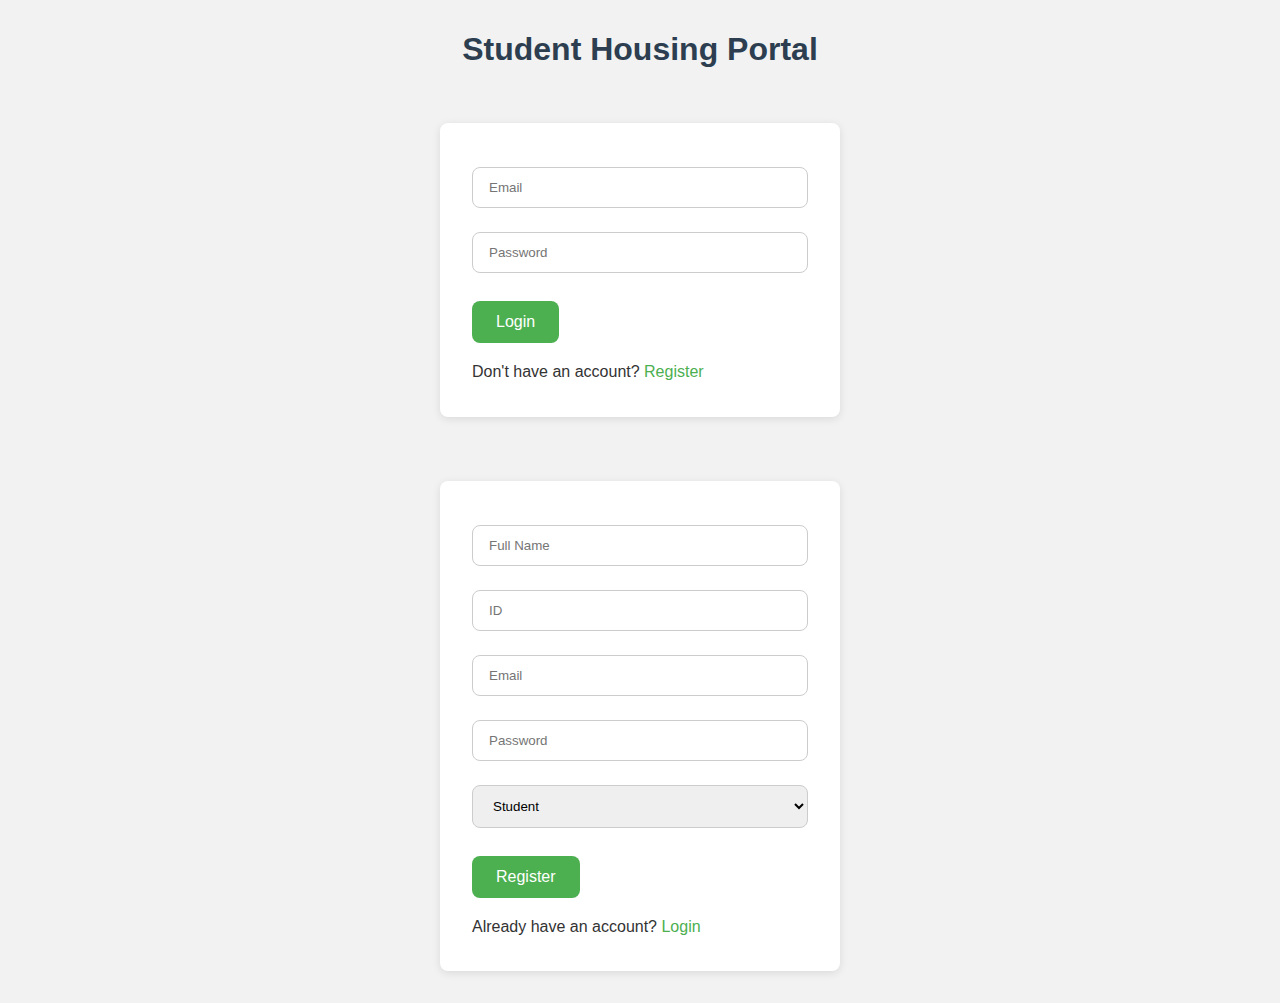
<file: index.html>
<!DOCTYPE html>
<html lang="en">
<head>
  <meta charset="UTF-8" />
  <title>Student Housing - Login</title>
  <link rel="stylesheet" href="css/style.css" />
</head>
<body>
  <h2>Student Housing Portal</h2>
  <div class="form-container">
    <input type="email" id="email" placeholder="Email" />
    <input type="password" id="password" placeholder="Password" />
    <button onclick="login()">Login</button>
    <p>Don't have an account? <a href="#" onclick="showRegister()">Register</a></p>
  </div>

  <div id="register-form" class="form-container hidden">
    <input type="text" id="name" placeholder="Full Name" />
    <input type="text" id="studentId" placeholder="ID" />
    <input type="email" id="regEmail" placeholder="Email" />
    <input type="password" id="regPassword" placeholder="Password" />
    <select id="regRole">
      <option value="student" selected>Student</option>
      <option value="admin">Admin</option>
    </select>
    <button onclick="register()">Register</button>
    <p>Already have an account? <a href="#" onclick="showLogin()">Login</a></p>
  </div>

  <script src="javascript/script.js"></script>
</body>
</html>
</file>
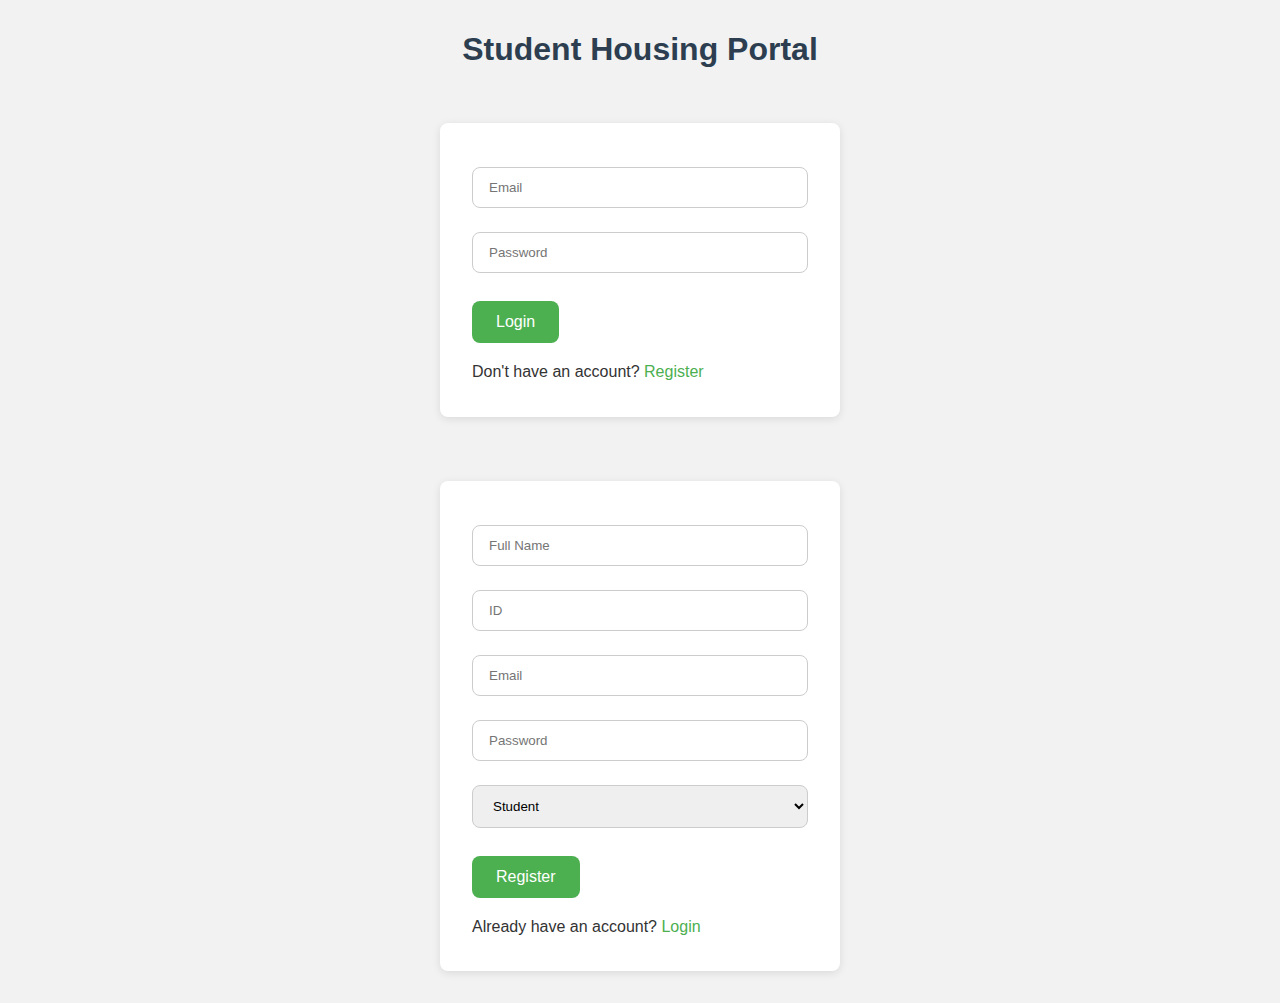
<file: admin-applications.html>
<!DOCTYPE html>
<html lang="en">
<head>
  <meta charset="UTF-8" />
  <title>Admin - Applications</title>
  <link rel="stylesheet" href="css/style.css" />
</head>
<body>
  <nav class="navbar">
    <div class="nav-left">
      <h2>Admin Dashboard</h2>
    </div>
    <div class="nav-right">
      <a href="/admin-applications.html">Applications</a>
      <a href="/admin-rooms.html">Room Management</a>
      <span id="currentUserInfo"></span>
      <button onclick="logout()">Logout</button>
    </div>
  </nav>

  <div class="container">
    <h2>Student Applications</h2>

    <!-- Search bar -->
    <input type="text" id="searchInput" placeholder="Search by student email..." oninput="filterApplications()">

    <!-- Application list -->
    <table class="app-table">
      <thead>
        <tr>
          <th>Student Email</th>
          <th>Hostel</th>
          <th>Room Type</th>
          <th>Status</th>
          <th>Actions</th>
        </tr>
      </thead>
      <tbody id="adminApplications"></tbody>
    </table>
  </div>
  <script src="javascript/script.js"></script>
</body>
</html>
</file>
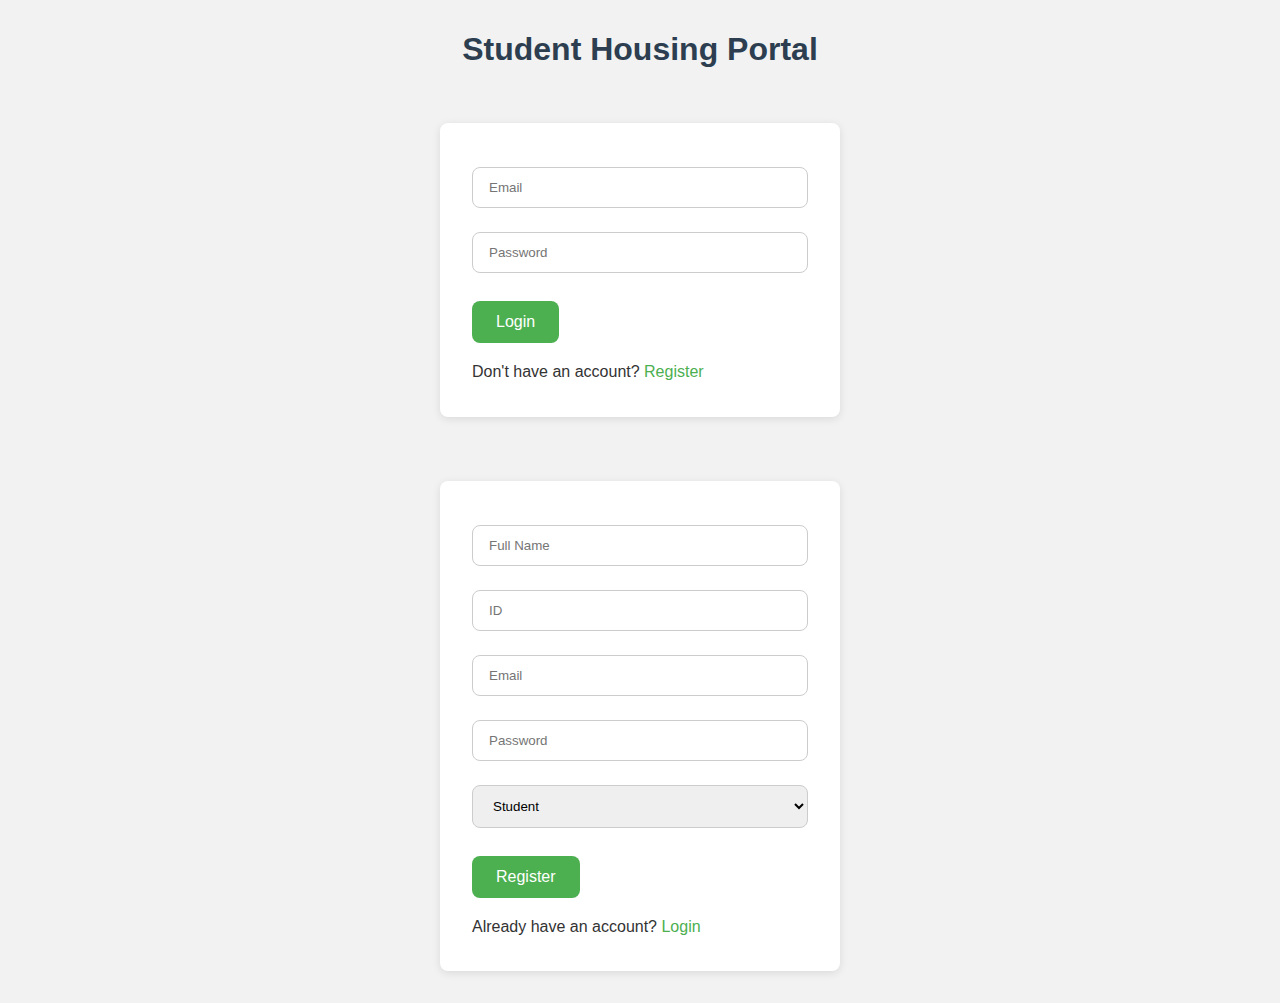
<file: admin-rooms.html>
<!DOCTYPE html>
<html lang="en">
<head>
  <meta charset="UTF-8">
  <meta name="viewport" content="width=device-width, initial-scale=1.0">
  <title>Admin - Rooms</title>
  <link rel="stylesheet" href="css/style.css" />
</head>
<body>
  <nav class="navbar">
    <div class="nav-left">
      <h2>Admin Dashboard</h2>
    </div>
    <div class="nav-right">
      <a href="/admin-applications.html">Applications</a>
      <a href="/admin-rooms.html">Room Management</a>
      <span id="currentUserInfo"></span>
      <button onclick="logout()">Logout</button>
    </div>
  </nav>

  <h3>Manage Hostels & Rooms</h3>
  <form id="hostelForm">
    <input type="text" id="hostelName" placeholder="Hostel Name" required />
    <input type="text" id="hostelDesc" placeholder="Description" required />
    <input type="text" id="hostelImage" placeholder="Image URL" required />
    <select id="hostelType">
      <option value="Single">Single</option>
      <option value="Double">Double</option>
      <option value="Quad">Quad</option>
    </select>
    <input type="number" id="hostelCap" placeholder="Capacity" required />
    <button type="submit">Add Room</button>
  </form>
  <div id="hostelList" class="room-grid"></div>

  <script src="javascript/script.js"></script>
</body>
</html>
</file>
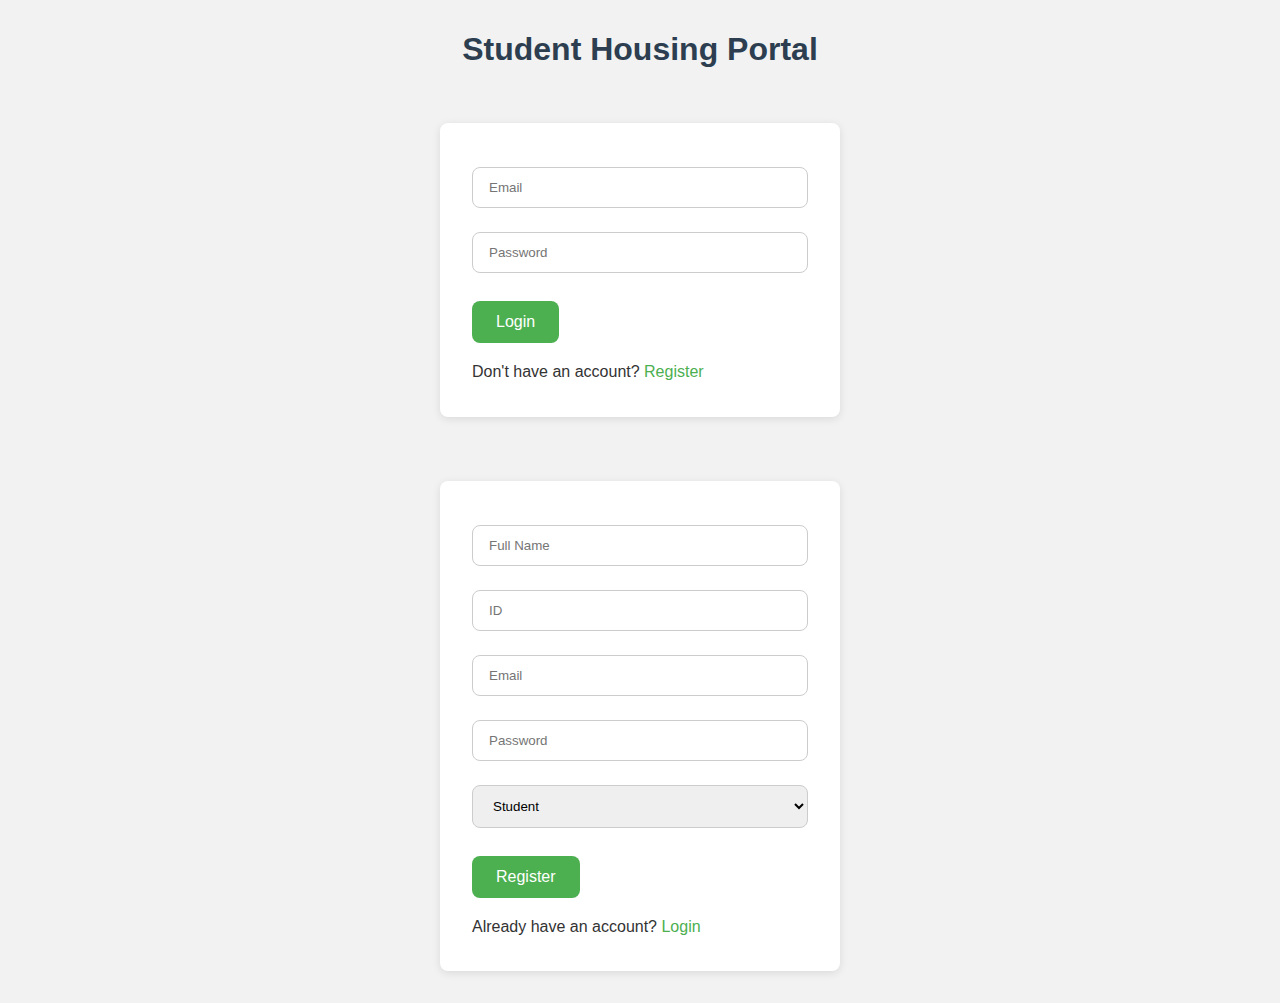
<file: apply.html>
<!DOCTYPE html>
<html lang="en">
<head>
  <meta charset="UTF-8" />
  <meta name="viewport" content="width=device-width, initial-scale=1.0"/>
  <title>Apply for Housing</title>
  <link rel="stylesheet" href="css/style.css" />
</head>
<body>
  <nav class="navbar">
    <div class="nav-left">
      <h2>Student Housing System</h2>
    </div>
    <div class="nav-right">
      <a href="/dashboard.html">Dashboard</a>
      <button onclick="logout()">Logout</button>
    </div>
  </nav>
  <h2>Select a Room to Apply</h2>
  <div id="hostelContainer" class="room-grid"></div>

  <script src="javascript/script.js"></script>
</body>
</html>
</file>
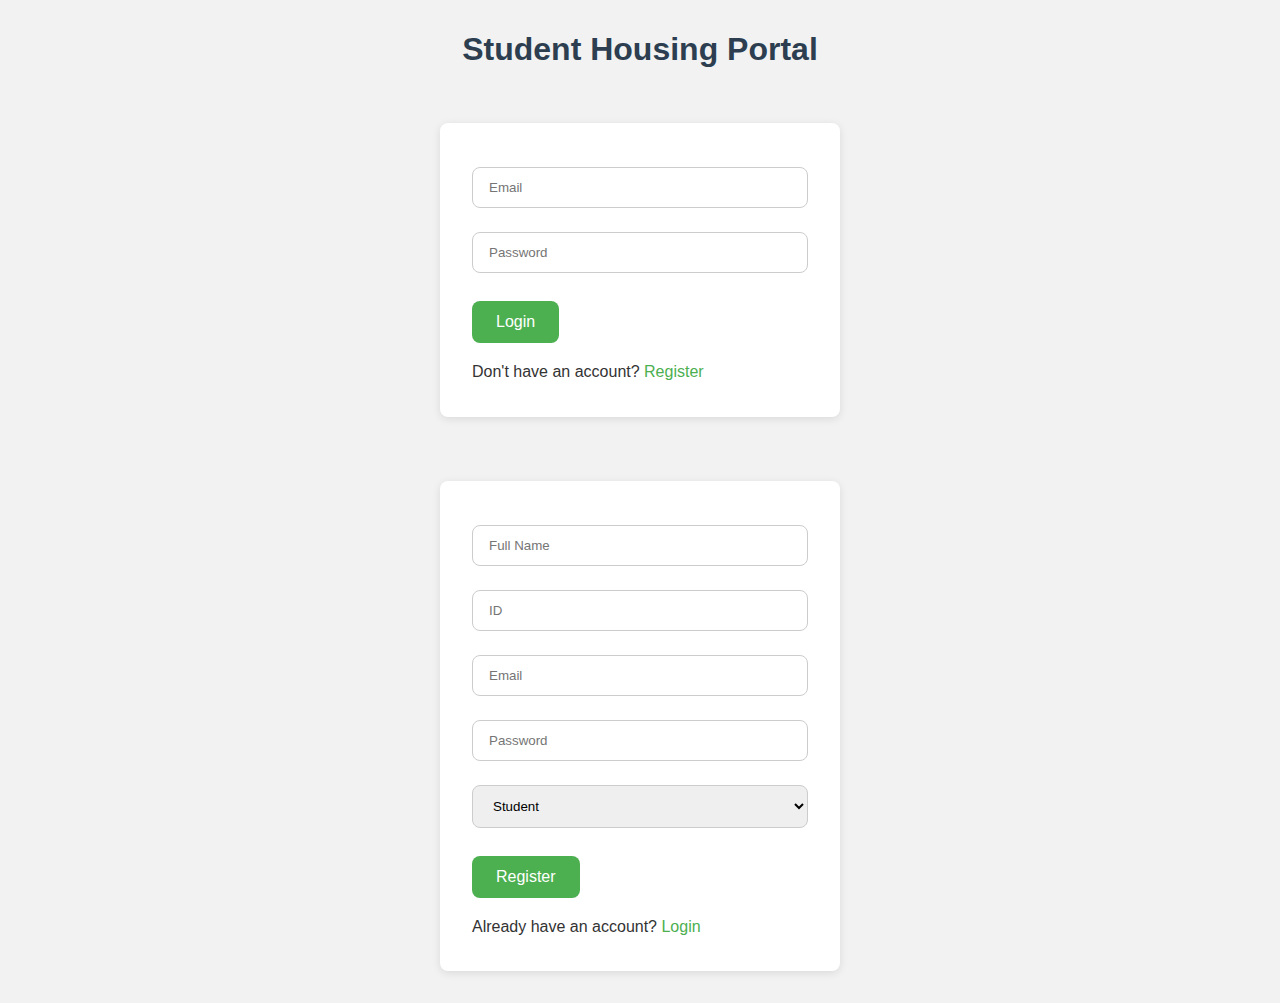
<file: dashboard.html>
<!DOCTYPE html>
<html lang="en">
<head>
  <meta charset="UTF-8" />
  <title>Student Dashboard</title>
  <link rel="stylesheet" href="css/style.css" />
</head>
<body>
  <nav class="navbar">
    <div class="nav-left">
      <h2>Student Housing System</h2>
    </div>
    <div class="nav-right">
      <button onclick="logout()">Logout</button>
    </div>
  </nav>

  <div class="container">
    <h2>Welcome, <span id="dashboardName"></span> 👋</h2>

    <div id="dashboardContent" class="dashboard-card"></div>
  </div>
  <script src="javascript/script.js"></script>
</body>
</html>
</file>
<file: css/style.css>
:root {
  --primary-color: #4CAF50;
  --secondary-color: #2c3e50;
  --background-color: #f2f2f2;
  --card-bg-color: #ffffff;
  --text-color: #333333;
  --font-family: 'Roboto', sans-serif;
  --border-radius: 8px;
  --transition-duration: 0.3s;
}

* {
  box-sizing: border-box;
  margin: 0;
  padding: 0;
}

body {
  font-family: var(--font-family);
  background-color: var(--background-color);
  color: var(--text-color);
  line-height: 1.6;
  min-height: 100vh;
  display: flex;
  flex-direction: column;
}

h2, h3, h4 {
  color: var(--secondary-color);
  margin-bottom: 1rem;
}
h2 {
  text-align: center;
  font-size: 2rem;
  margin-top: 1.5rem;
}

.container {
  width: 90%;
  max-width: 1200px;
  margin: 2rem auto;
  flex: 1;
}

.form-container {
  background-color: var(--card-bg-color);
  padding: 2rem;
  border-radius: var(--border-radius);
  box-shadow: 0 2px 8px rgba(0,0,0,0.1);
  max-width: 400px;
  margin: 2rem auto;
  transition: box-shadow var(--transition-duration);
}
.form-container:hover {
  box-shadow: 0 4px 16px rgba(0,0,0,0.15);
}

input[type="text"],
input[type="email"],
input[type="password"],
select {
  width: 100%;
  padding: 0.75rem 1rem;
  margin: 0.75rem 0;
  border: 1px solid #ccc;
  border-radius: var(--border-radius);
  transition: border-color var(--transition-duration), box-shadow var(--transition-duration);
}
input:focus, select:focus {
  outline: none;
  border-color: var(--primary-color);
  box-shadow: 0 0 5px rgba(76, 175, 80, 0.5);
}

button {
  display: inline-block;
  background-color: var(--primary-color);
  color: #fff;
  border: none;
  padding: 0.75rem 1.5rem;
  margin: 1rem 0;
  border-radius: var(--border-radius);
  cursor: pointer;
  font-size: 1rem;
  transition: background-color var(--transition-duration), transform var(--transition-duration);
}
button:hover {
  background-color: #45a049;
  transform: translateY(-2px);
}

a {
  color: var(--primary-color);
  text-decoration: none;
  transition: text-decoration var(--transition-duration);
}
a:hover {
  text-decoration: underline;
}

.navbar {
  background-color: var(--secondary-color);
  color: #fff;
  padding: 1rem 2rem;
  display: flex;
  justify-content: space-between;
  align-items: center;
}
.navbar a {
  color: #fff;
  margin: 0 1rem;
  font-weight: 500;
  transition: opacity var(--transition-duration);
}
.navbar a:hover {
  opacity: 0.8;
}

.room-grid {
  display: grid;
  grid-template-columns: repeat(auto-fit, minmax(250px, 1fr));
  gap: 1.5rem;
  margin-top: 2rem;
}

.room-card {
  background-color: var(--card-bg-color);
  border-radius: var(--border-radius);
  overflow: hidden;
  box-shadow: 0 2px 8px rgba(0,0,0,0.1);
  transition: box-shadow var(--transition-duration), transform var(--transition-duration);
}
.room-card:hover {
  transform: translateY(-5px);
  box-shadow: 0 4px 16px rgba(0,0,0,0.15);
}
.room-card img {
  width: 100%;
  display: block;
}

.app-table {
  width: 100%;
  border-collapse: collapse;
  margin-top: 1.5rem;
}
.app-table th,
.app-table td {
  padding: 0.75rem 1rem;
  border: 1px solid #ddd;
  text-align: center;
}
.app-table th {
  background-color: #f4f4f4;
}

.badge {
  display: inline-block;
  padding: 0.5rem 1rem;
  font-weight: bold;
  border-radius: var(--border-radius);
  font-size: 0.9rem;
  text-transform: uppercase;
}
.badge.pending { background-color: orange; color: #fff; }
.badge.accepted { background-color: green; color: #fff; }
.badge.rejected { background-color: red; color: #fff; }

.dashboard-card {
  background-color: var(--card-bg-color);
  padding: 2rem;
  border-radius: var(--border-radius);
  box-shadow: 0 2px 8px rgba(0,0,0,0.1);
  margin-top: 2rem;
  transition: box-shadow var(--transition-duration), transform var(--transition-duration);
}
.dashboard-card:hover {
  transform: translateY(-3px);
  box-shadow: 0 4px 16px rgba(0,0,0,0.15);
}

input#searchInput {
  padding: 0.75rem 1rem;
  width: 100%;
  max-width: 400px;
  margin: 1rem 0 2rem;
  border: 1px solid #ccc;
  border-radius: var(--border-radius);
  transition: border-color var(--transition-duration), box-shadow var(--transition-duration);
}

@media (max-width: 768px) {
  .navbar {
    flex-direction: column;
    text-align: center;
  }
  input#searchInput {
    width: 100%;
  }
  .form-container {
    margin: 1rem auto;
    width: 90%;
  }
}
</file>
